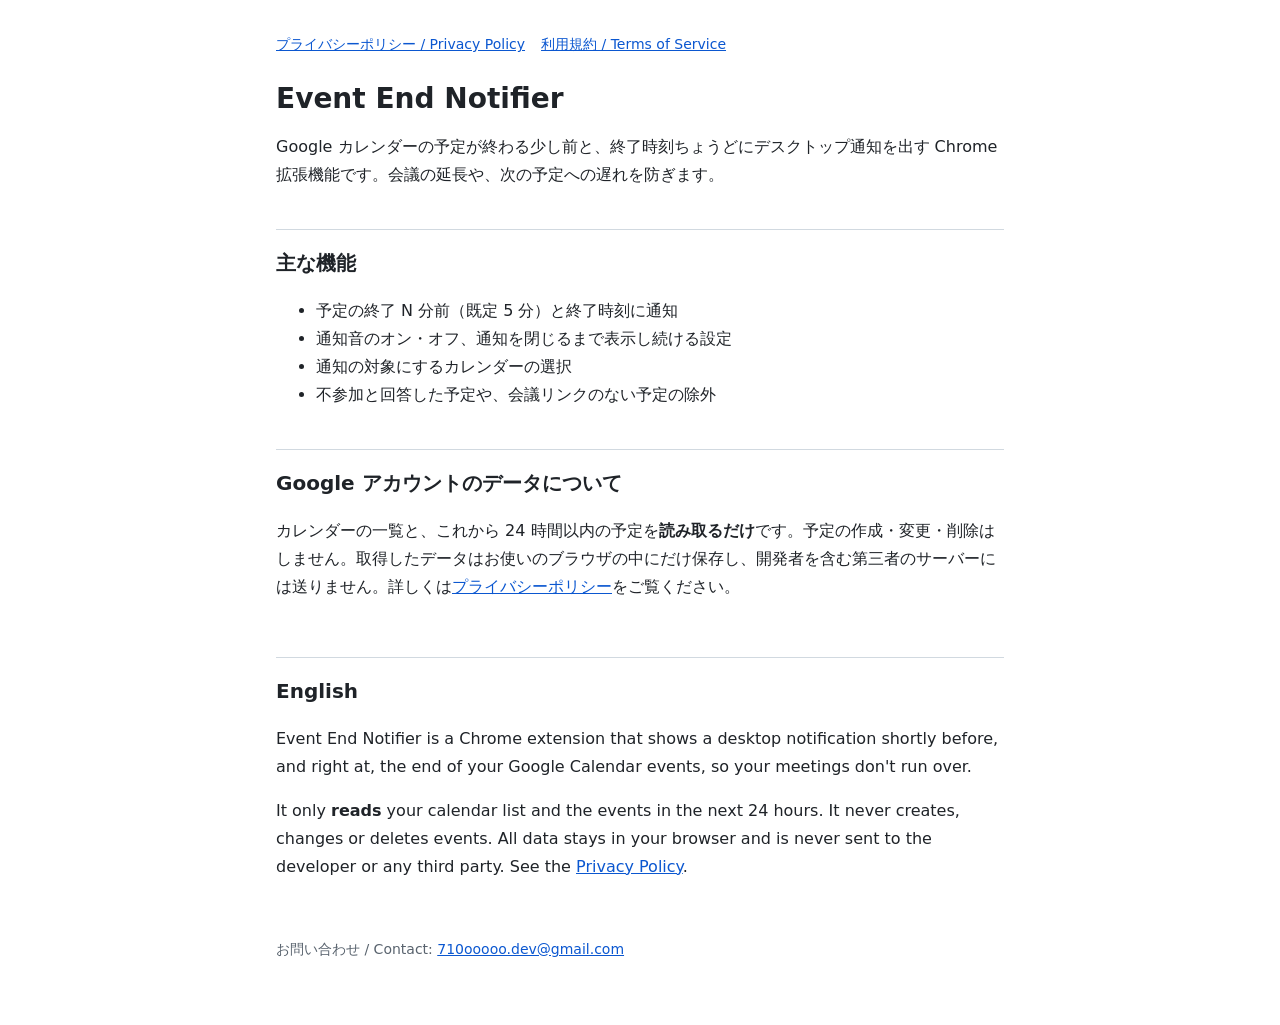
<file: docs/index.html>
<!doctype html>
<html lang="ja">
<head>
<meta charset="utf-8">
<meta name="viewport" content="width=device-width, initial-scale=1">
<title>Event End Notifier</title>
<link rel="stylesheet" href="style.css">
</head>
<body>
<main>
<nav><a href="privacy.html">プライバシーポリシー / Privacy Policy</a><a href="terms.html">利用規約 / Terms of Service</a></nav>

<h1>Event End Notifier</h1>
<p>Google カレンダーの予定が終わる少し前と、終了時刻ちょうどにデスクトップ通知を出す Chrome 拡張機能です。会議の延長や、次の予定への遅れを防ぎます。</p>

<h2>主な機能</h2>
<ul>
  <li>予定の終了 N 分前（既定 5 分）と終了時刻に通知</li>
  <li>通知音のオン・オフ、通知を閉じるまで表示し続ける設定</li>
  <li>通知の対象にするカレンダーの選択</li>
  <li>不参加と回答した予定や、会議リンクのない予定の除外</li>
</ul>

<h2>Google アカウントのデータについて</h2>
<p>カレンダーの一覧と、これから 24 時間以内の予定を<strong>読み取るだけ</strong>です。予定の作成・変更・削除はしません。取得したデータはお使いのブラウザの中にだけ保存し、開発者を含む第三者のサーバーには送りません。詳しくは<a href="privacy.html">プライバシーポリシー</a>をご覧ください。</p>

<section class="lang" lang="en">
<h2>English</h2>
<p>Event End Notifier is a Chrome extension that shows a desktop notification shortly before, and right at, the end of your Google Calendar events, so your meetings don't run over.</p>
<p>It only <strong>reads</strong> your calendar list and the events in the next 24 hours. It never creates, changes or deletes events. All data stays in your browser and is never sent to the developer or any third party. See the <a href="privacy.html">Privacy Policy</a>.</p>
</section>

<footer>お問い合わせ / Contact: <a href="mailto:710ooooo.dev@gmail.com">710ooooo.dev@gmail.com</a></footer>
</main>
</body>
</html>
</file>
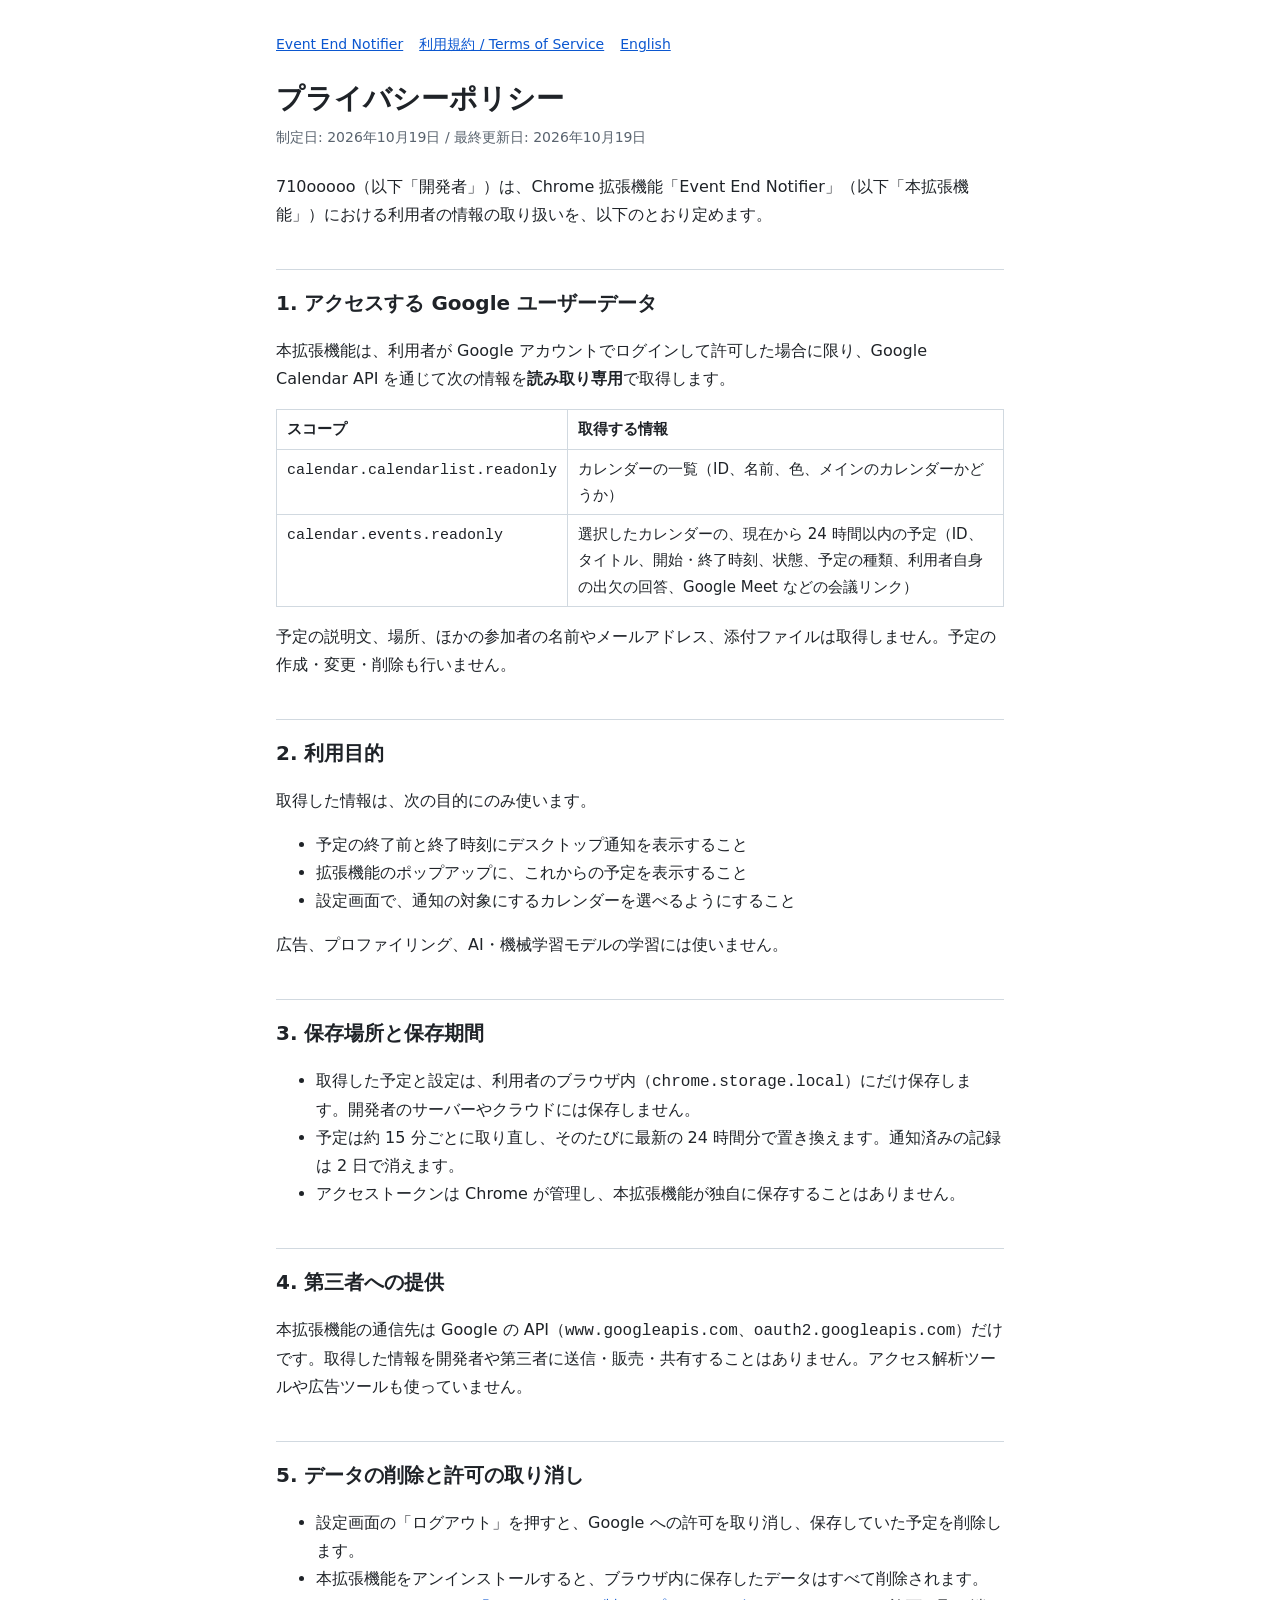
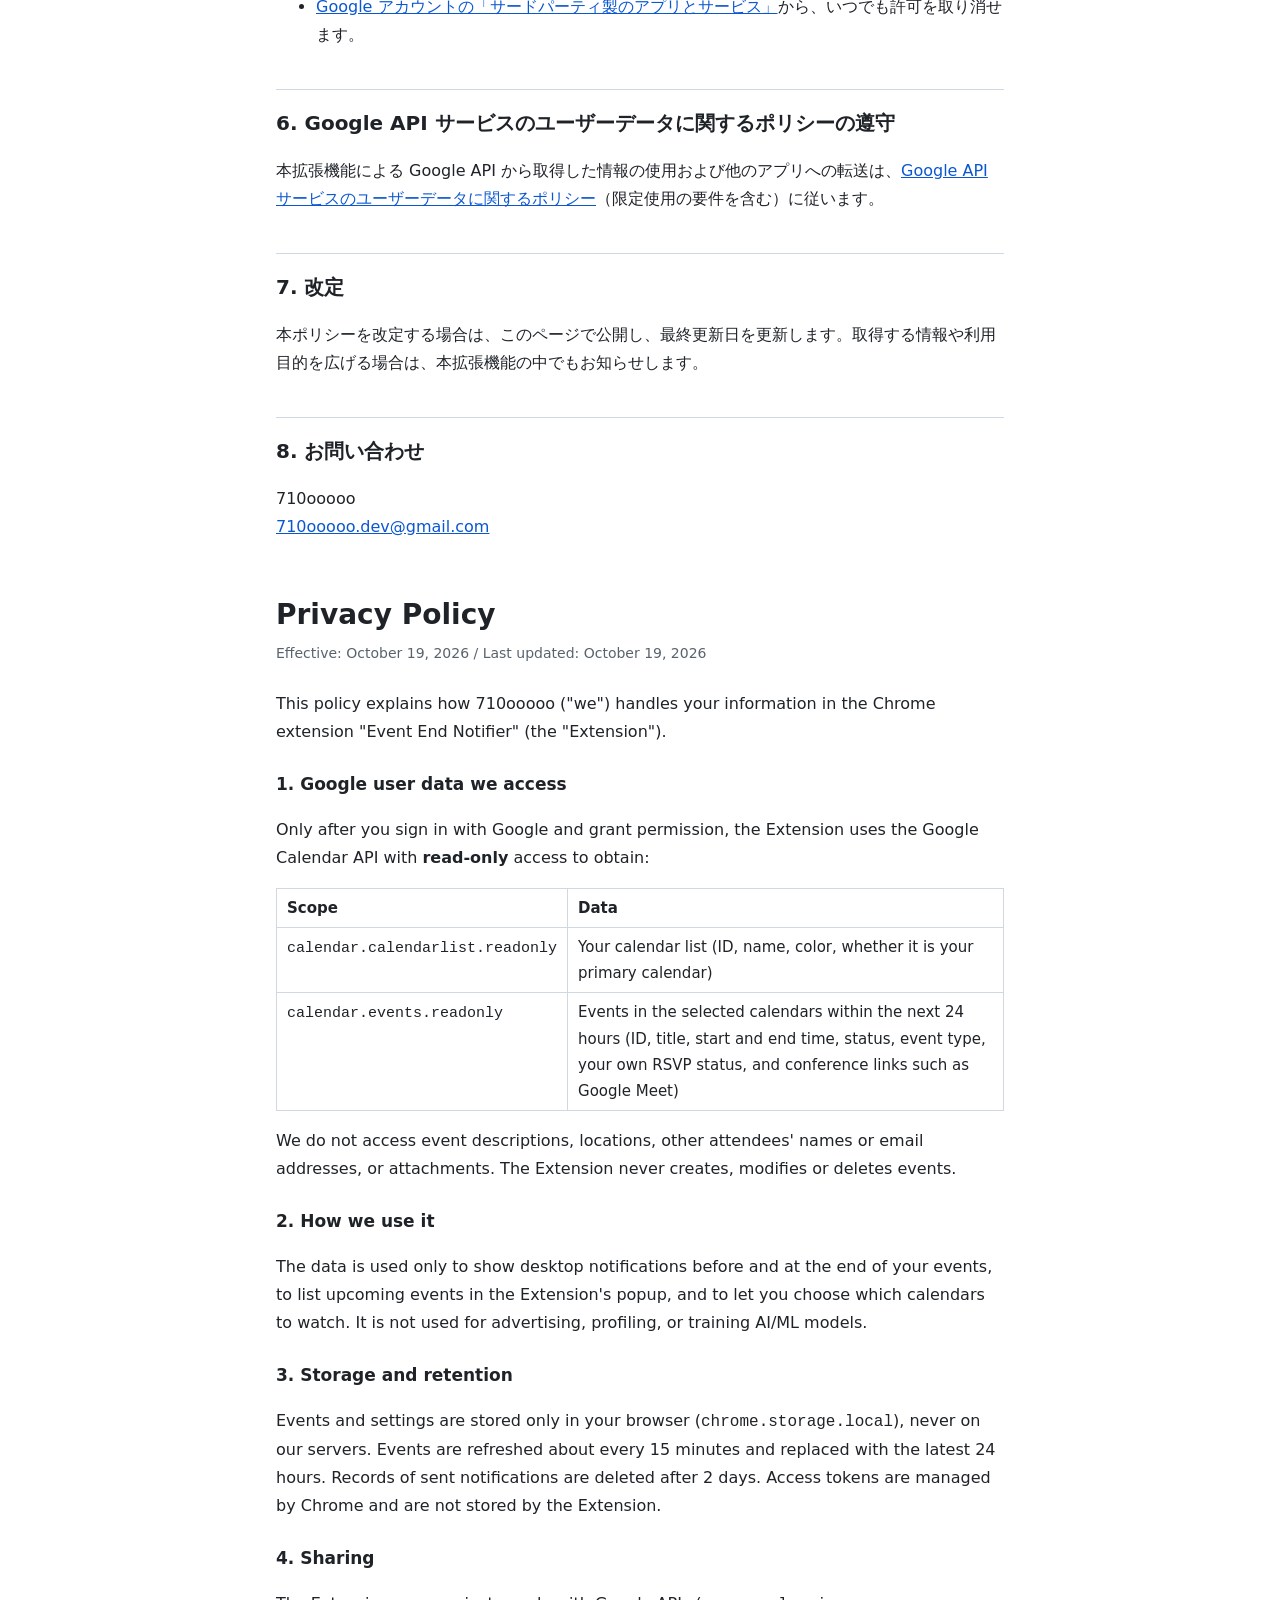
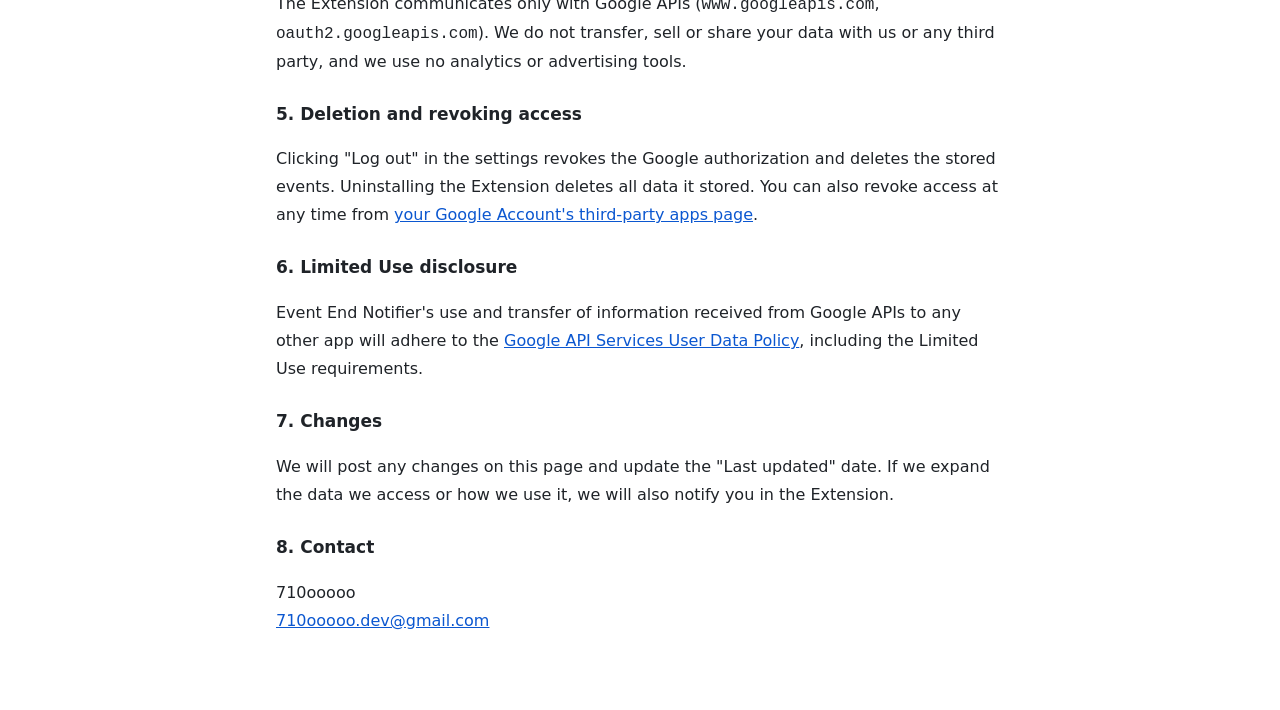
<file: docs/privacy.html>
<!doctype html>
<html lang="ja">
<head>
<meta charset="utf-8">
<meta name="viewport" content="width=device-width, initial-scale=1">
<title>Privacy Policy | Event End Notifier</title>
<link rel="stylesheet" href="style.css">
</head>
<body>
<main>
<nav><a href="./">Event End Notifier</a><a href="terms.html">利用規約 / Terms of Service</a><a href="#en">English</a></nav>

<h1>プライバシーポリシー</h1>
<p class="meta">制定日: 2026年10月19日 / 最終更新日: 2026年10月19日</p>

<p>710ooooo（以下「開発者」）は、Chrome 拡張機能「Event End Notifier」（以下「本拡張機能」）における利用者の情報の取り扱いを、以下のとおり定めます。</p>

<h2>1. アクセスする Google ユーザーデータ</h2>
<p>本拡張機能は、利用者が Google アカウントでログインして許可した場合に限り、Google Calendar API を通じて次の情報を<strong>読み取り専用</strong>で取得します。</p>
<table>
  <tr><th>スコープ</th><th>取得する情報</th></tr>
  <tr><td><code>calendar.calendarlist.readonly</code></td><td>カレンダーの一覧（ID、名前、色、メインのカレンダーかどうか）</td></tr>
  <tr><td><code>calendar.events.readonly</code></td><td>選択したカレンダーの、現在から 24 時間以内の予定（ID、タイトル、開始・終了時刻、状態、予定の種類、利用者自身の出欠の回答、Google Meet などの会議リンク）</td></tr>
</table>
<p>予定の説明文、場所、ほかの参加者の名前やメールアドレス、添付ファイルは取得しません。予定の作成・変更・削除も行いません。</p>

<h2>2. 利用目的</h2>
<p>取得した情報は、次の目的にのみ使います。</p>
<ul>
  <li>予定の終了前と終了時刻にデスクトップ通知を表示すること</li>
  <li>拡張機能のポップアップに、これからの予定を表示すること</li>
  <li>設定画面で、通知の対象にするカレンダーを選べるようにすること</li>
</ul>
<p>広告、プロファイリング、AI・機械学習モデルの学習には使いません。</p>

<h2>3. 保存場所と保存期間</h2>
<ul>
  <li>取得した予定と設定は、利用者のブラウザ内（<code>chrome.storage.local</code>）にだけ保存します。開発者のサーバーやクラウドには保存しません。</li>
  <li>予定は約 15 分ごとに取り直し、そのたびに最新の 24 時間分で置き換えます。通知済みの記録は 2 日で消えます。</li>
  <li>アクセストークンは Chrome が管理し、本拡張機能が独自に保存することはありません。</li>
</ul>

<h2>4. 第三者への提供</h2>
<p>本拡張機能の通信先は Google の API（<code>www.googleapis.com</code>、<code>oauth2.googleapis.com</code>）だけです。取得した情報を開発者や第三者に送信・販売・共有することはありません。アクセス解析ツールや広告ツールも使っていません。</p>

<h2>5. データの削除と許可の取り消し</h2>
<ul>
  <li>設定画面の「ログアウト」を押すと、Google への許可を取り消し、保存していた予定を削除します。</li>
  <li>本拡張機能をアンインストールすると、ブラウザ内に保存したデータはすべて削除されます。</li>
  <li><a href="https://myaccount.google.com/permissions">Google アカウントの「サードパーティ製のアプリとサービス」</a>から、いつでも許可を取り消せます。</li>
</ul>

<h2>6. Google API サービスのユーザーデータに関するポリシーの遵守</h2>
<p>本拡張機能による Google API から取得した情報の使用および他のアプリへの転送は、<a href="https://developers.google.com/terms/api-services-user-data-policy">Google API サービスのユーザーデータに関するポリシー</a>（限定使用の要件を含む）に従います。</p>

<h2>7. 改定</h2>
<p>本ポリシーを改定する場合は、このページで公開し、最終更新日を更新します。取得する情報や利用目的を広げる場合は、本拡張機能の中でもお知らせします。</p>

<h2>8. お問い合わせ</h2>
<p>710ooooo<br><a href="mailto:710ooooo.dev@gmail.com">710ooooo.dev@gmail.com</a></p>

<section class="lang" id="en" lang="en">
<h1>Privacy Policy</h1>
<p class="meta">Effective: October 19, 2026 / Last updated: October 19, 2026</p>

<p>This policy explains how 710ooooo ("we") handles your information in the Chrome extension "Event End Notifier" (the "Extension").</p>

<h3>1. Google user data we access</h3>
<p>Only after you sign in with Google and grant permission, the Extension uses the Google Calendar API with <strong>read-only</strong> access to obtain:</p>
<table>
  <tr><th>Scope</th><th>Data</th></tr>
  <tr><td><code>calendar.calendarlist.readonly</code></td><td>Your calendar list (ID, name, color, whether it is your primary calendar)</td></tr>
  <tr><td><code>calendar.events.readonly</code></td><td>Events in the selected calendars within the next 24 hours (ID, title, start and end time, status, event type, your own RSVP status, and conference links such as Google Meet)</td></tr>
</table>
<p>We do not access event descriptions, locations, other attendees' names or email addresses, or attachments. The Extension never creates, modifies or deletes events.</p>

<h3>2. How we use it</h3>
<p>The data is used only to show desktop notifications before and at the end of your events, to list upcoming events in the Extension's popup, and to let you choose which calendars to watch. It is not used for advertising, profiling, or training AI/ML models.</p>

<h3>3. Storage and retention</h3>
<p>Events and settings are stored only in your browser (<code>chrome.storage.local</code>), never on our servers. Events are refreshed about every 15 minutes and replaced with the latest 24 hours. Records of sent notifications are deleted after 2 days. Access tokens are managed by Chrome and are not stored by the Extension.</p>

<h3>4. Sharing</h3>
<p>The Extension communicates only with Google APIs (<code>www.googleapis.com</code>, <code>oauth2.googleapis.com</code>). We do not transfer, sell or share your data with us or any third party, and we use no analytics or advertising tools.</p>

<h3>5. Deletion and revoking access</h3>
<p>Clicking "Log out" in the settings revokes the Google authorization and deletes the stored events. Uninstalling the Extension deletes all data it stored. You can also revoke access at any time from <a href="https://myaccount.google.com/permissions">your Google Account's third-party apps page</a>.</p>

<h3>6. Limited Use disclosure</h3>
<p>Event End Notifier's use and transfer of information received from Google APIs to any other app will adhere to the <a href="https://developers.google.com/terms/api-services-user-data-policy">Google API Services User Data Policy</a>, including the Limited Use requirements.</p>

<h3>7. Changes</h3>
<p>We will post any changes on this page and update the "Last updated" date. If we expand the data we access or how we use it, we will also notify you in the Extension.</p>

<h3>8. Contact</h3>
<p>710ooooo<br><a href="mailto:710ooooo.dev@gmail.com">710ooooo.dev@gmail.com</a></p>
</section>
</main>
</body>
</html>
</file>
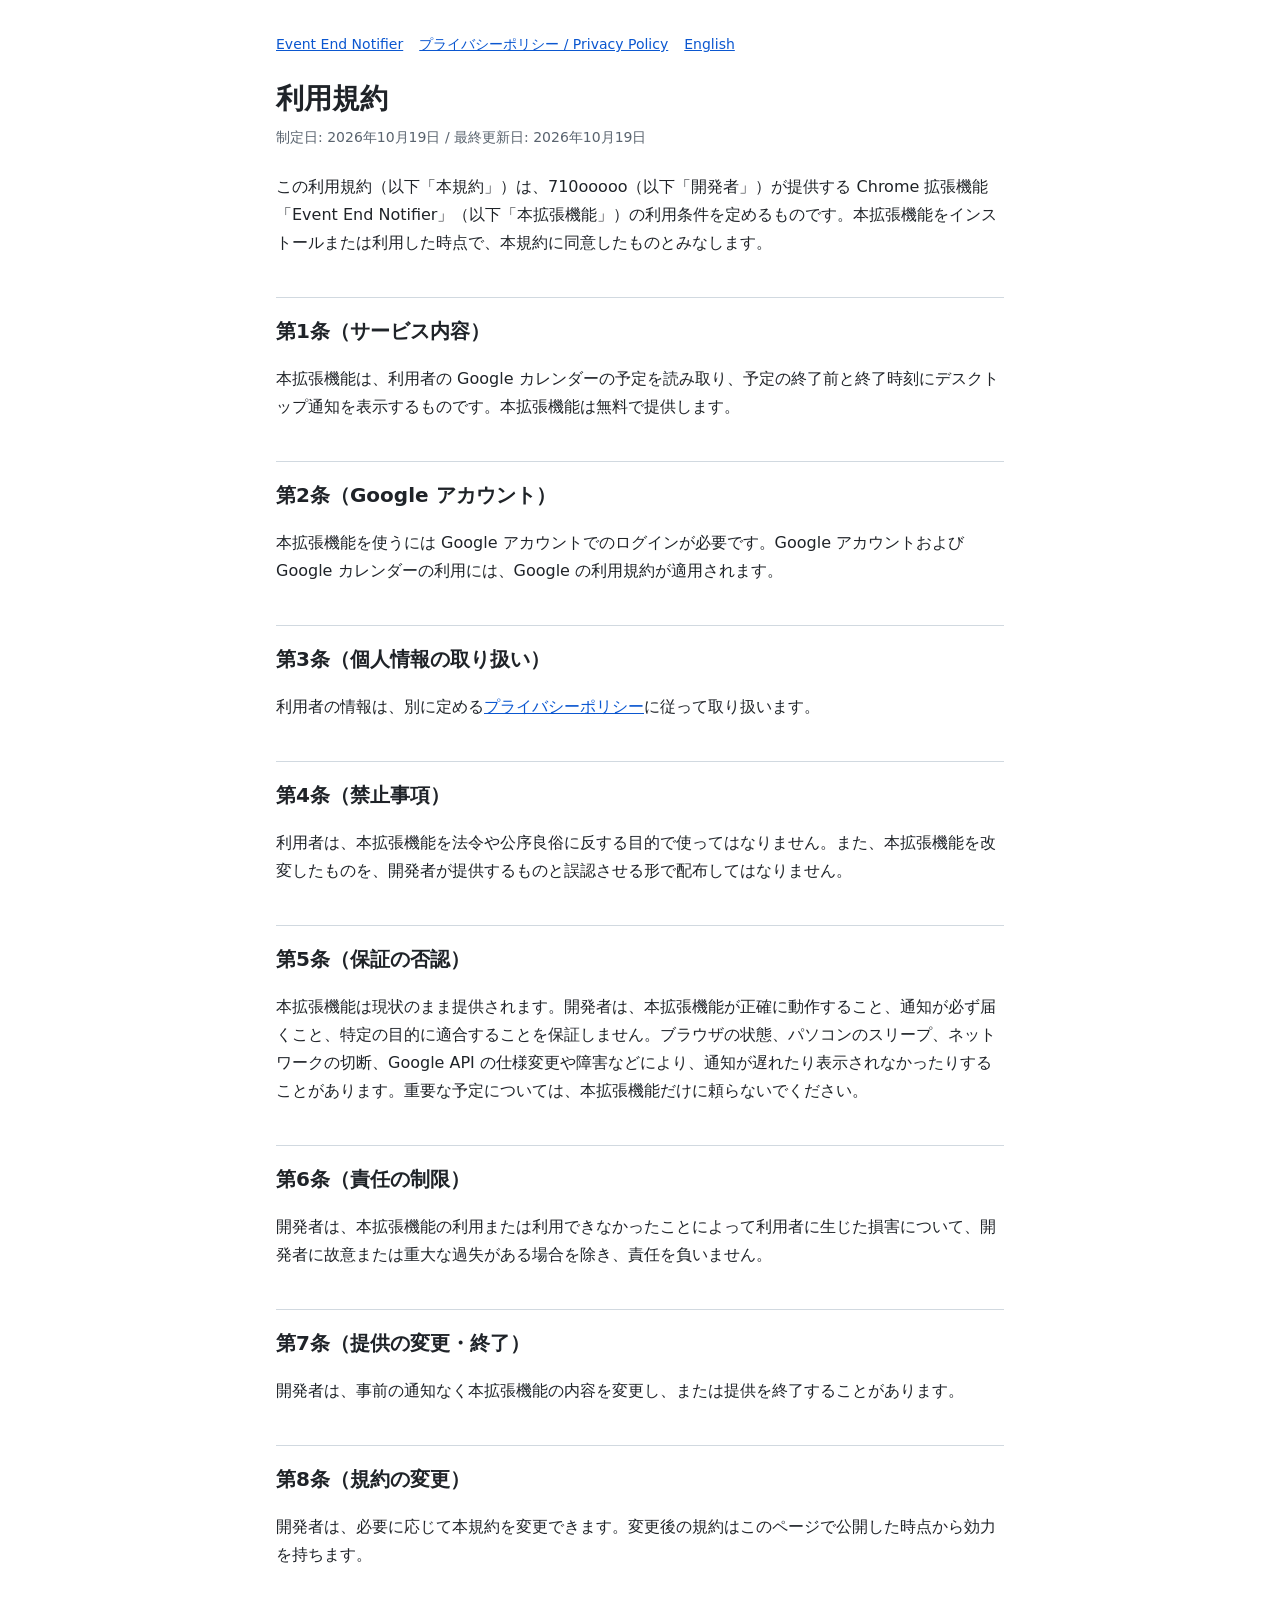
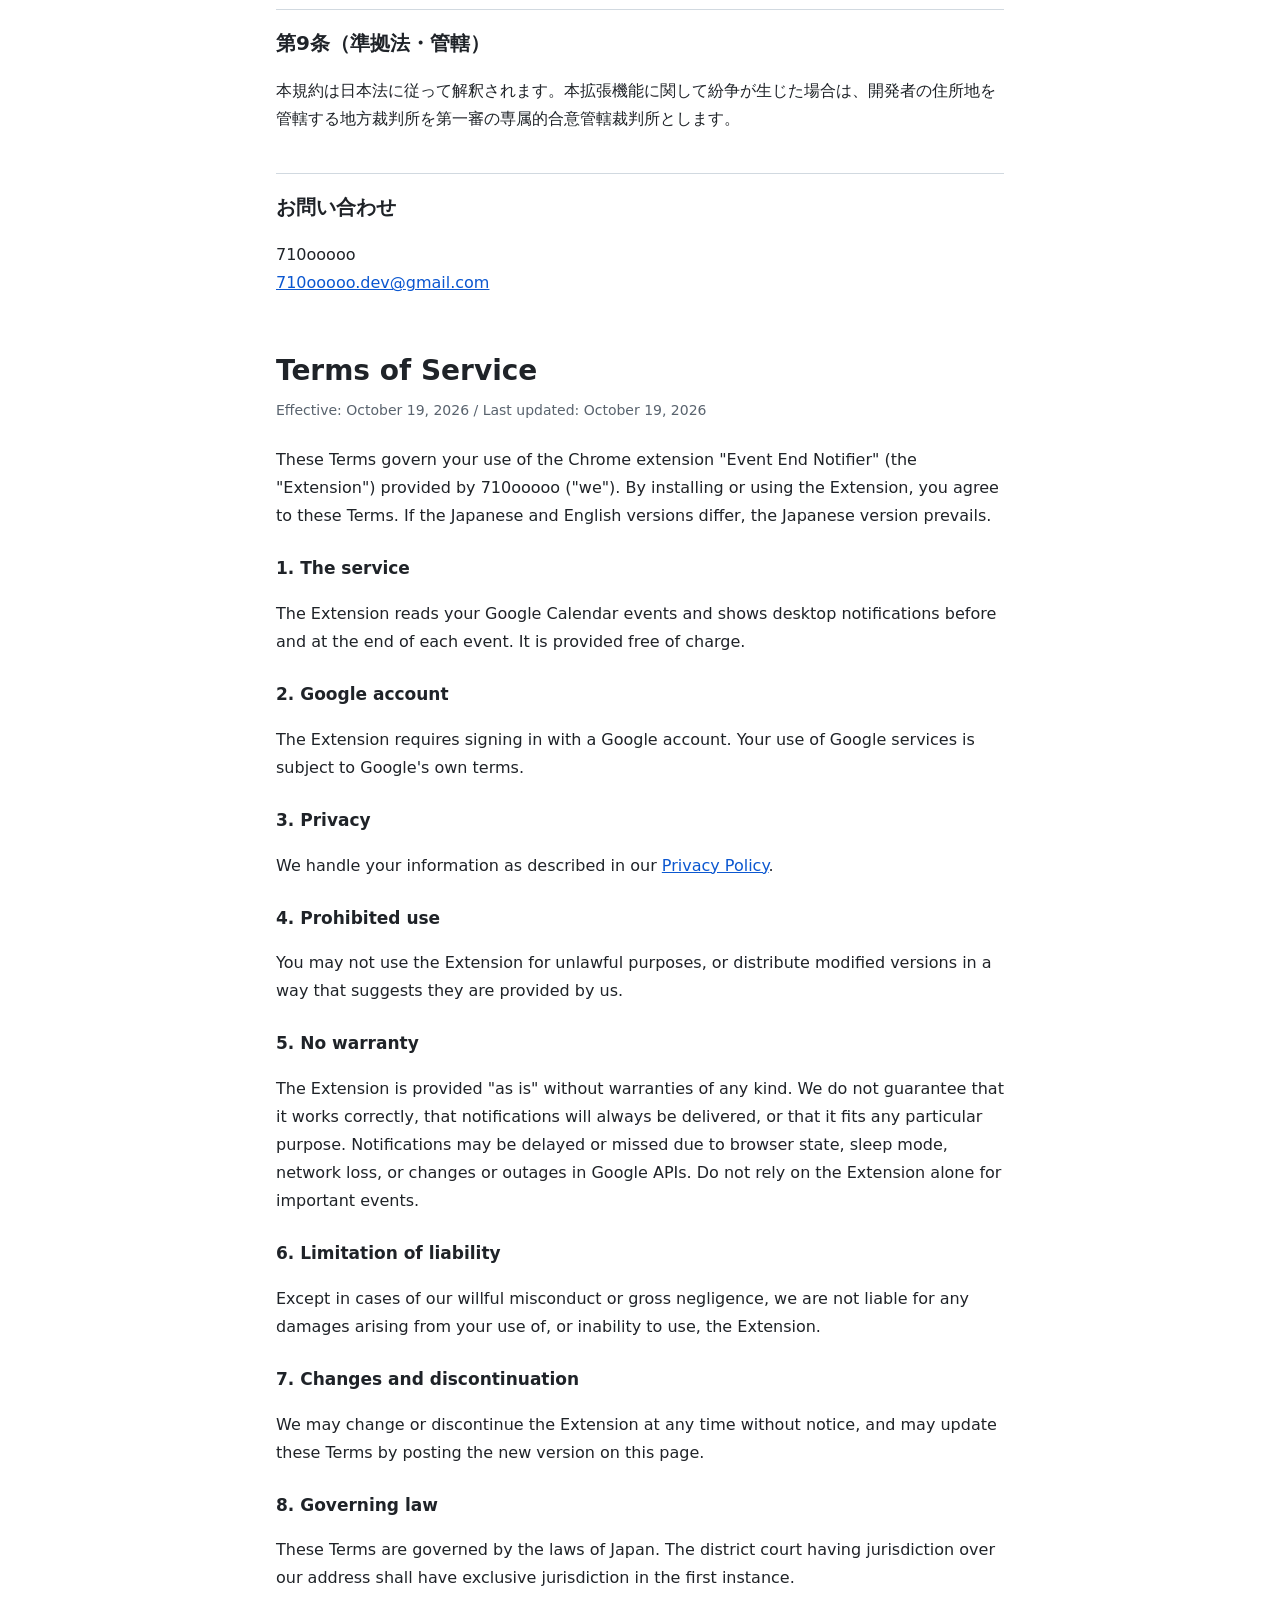
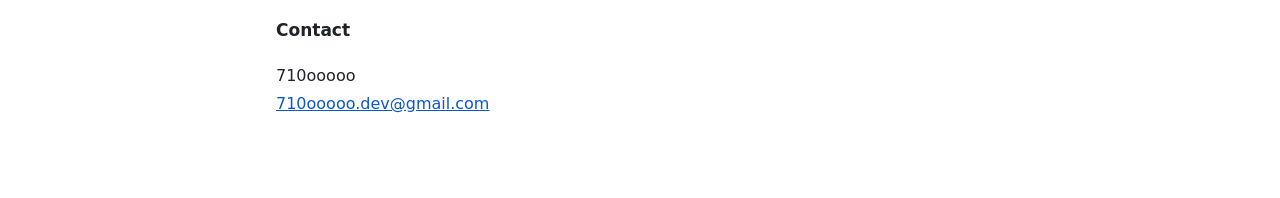
<file: docs/terms.html>
<!doctype html>
<html lang="ja">
<head>
<meta charset="utf-8">
<meta name="viewport" content="width=device-width, initial-scale=1">
<title>Terms of Service | Event End Notifier</title>
<link rel="stylesheet" href="style.css">
</head>
<body>
<main>
<nav><a href="./">Event End Notifier</a><a href="privacy.html">プライバシーポリシー / Privacy Policy</a><a href="#en">English</a></nav>

<h1>利用規約</h1>
<p class="meta">制定日: 2026年10月19日 / 最終更新日: 2026年10月19日</p>

<p>この利用規約（以下「本規約」）は、710ooooo（以下「開発者」）が提供する Chrome 拡張機能「Event End Notifier」（以下「本拡張機能」）の利用条件を定めるものです。本拡張機能をインストールまたは利用した時点で、本規約に同意したものとみなします。</p>

<h2>第1条（サービス内容）</h2>
<p>本拡張機能は、利用者の Google カレンダーの予定を読み取り、予定の終了前と終了時刻にデスクトップ通知を表示するものです。本拡張機能は無料で提供します。</p>

<h2>第2条（Google アカウント）</h2>
<p>本拡張機能を使うには Google アカウントでのログインが必要です。Google アカウントおよび Google カレンダーの利用には、Google の利用規約が適用されます。</p>

<h2>第3条（個人情報の取り扱い）</h2>
<p>利用者の情報は、別に定める<a href="privacy.html">プライバシーポリシー</a>に従って取り扱います。</p>

<h2>第4条（禁止事項）</h2>
<p>利用者は、本拡張機能を法令や公序良俗に反する目的で使ってはなりません。また、本拡張機能を改変したものを、開発者が提供するものと誤認させる形で配布してはなりません。</p>

<h2>第5条（保証の否認）</h2>
<p>本拡張機能は現状のまま提供されます。開発者は、本拡張機能が正確に動作すること、通知が必ず届くこと、特定の目的に適合することを保証しません。ブラウザの状態、パソコンのスリープ、ネットワークの切断、Google API の仕様変更や障害などにより、通知が遅れたり表示されなかったりすることがあります。重要な予定については、本拡張機能だけに頼らないでください。</p>

<h2>第6条（責任の制限）</h2>
<p>開発者は、本拡張機能の利用または利用できなかったことによって利用者に生じた損害について、開発者に故意または重大な過失がある場合を除き、責任を負いません。</p>

<h2>第7条（提供の変更・終了）</h2>
<p>開発者は、事前の通知なく本拡張機能の内容を変更し、または提供を終了することがあります。</p>

<h2>第8条（規約の変更）</h2>
<p>開発者は、必要に応じて本規約を変更できます。変更後の規約はこのページで公開した時点から効力を持ちます。</p>

<h2>第9条（準拠法・管轄）</h2>
<p>本規約は日本法に従って解釈されます。本拡張機能に関して紛争が生じた場合は、開発者の住所地を管轄する地方裁判所を第一審の専属的合意管轄裁判所とします。</p>

<h2>お問い合わせ</h2>
<p>710ooooo<br><a href="mailto:710ooooo.dev@gmail.com">710ooooo.dev@gmail.com</a></p>

<section class="lang" id="en" lang="en">
<h1>Terms of Service</h1>
<p class="meta">Effective: October 19, 2026 / Last updated: October 19, 2026</p>

<p>These Terms govern your use of the Chrome extension "Event End Notifier" (the "Extension") provided by 710ooooo ("we"). By installing or using the Extension, you agree to these Terms. If the Japanese and English versions differ, the Japanese version prevails.</p>

<h3>1. The service</h3>
<p>The Extension reads your Google Calendar events and shows desktop notifications before and at the end of each event. It is provided free of charge.</p>

<h3>2. Google account</h3>
<p>The Extension requires signing in with a Google account. Your use of Google services is subject to Google's own terms.</p>

<h3>3. Privacy</h3>
<p>We handle your information as described in our <a href="privacy.html">Privacy Policy</a>.</p>

<h3>4. Prohibited use</h3>
<p>You may not use the Extension for unlawful purposes, or distribute modified versions in a way that suggests they are provided by us.</p>

<h3>5. No warranty</h3>
<p>The Extension is provided "as is" without warranties of any kind. We do not guarantee that it works correctly, that notifications will always be delivered, or that it fits any particular purpose. Notifications may be delayed or missed due to browser state, sleep mode, network loss, or changes or outages in Google APIs. Do not rely on the Extension alone for important events.</p>

<h3>6. Limitation of liability</h3>
<p>Except in cases of our willful misconduct or gross negligence, we are not liable for any damages arising from your use of, or inability to use, the Extension.</p>

<h3>7. Changes and discontinuation</h3>
<p>We may change or discontinue the Extension at any time without notice, and may update these Terms by posting the new version on this page.</p>

<h3>8. Governing law</h3>
<p>These Terms are governed by the laws of Japan. The district court having jurisdiction over our address shall have exclusive jurisdiction in the first instance.</p>

<h3>Contact</h3>
<p>710ooooo<br><a href="mailto:710ooooo.dev@gmail.com">710ooooo.dev@gmail.com</a></p>
</section>
</main>
</body>
</html>
</file>
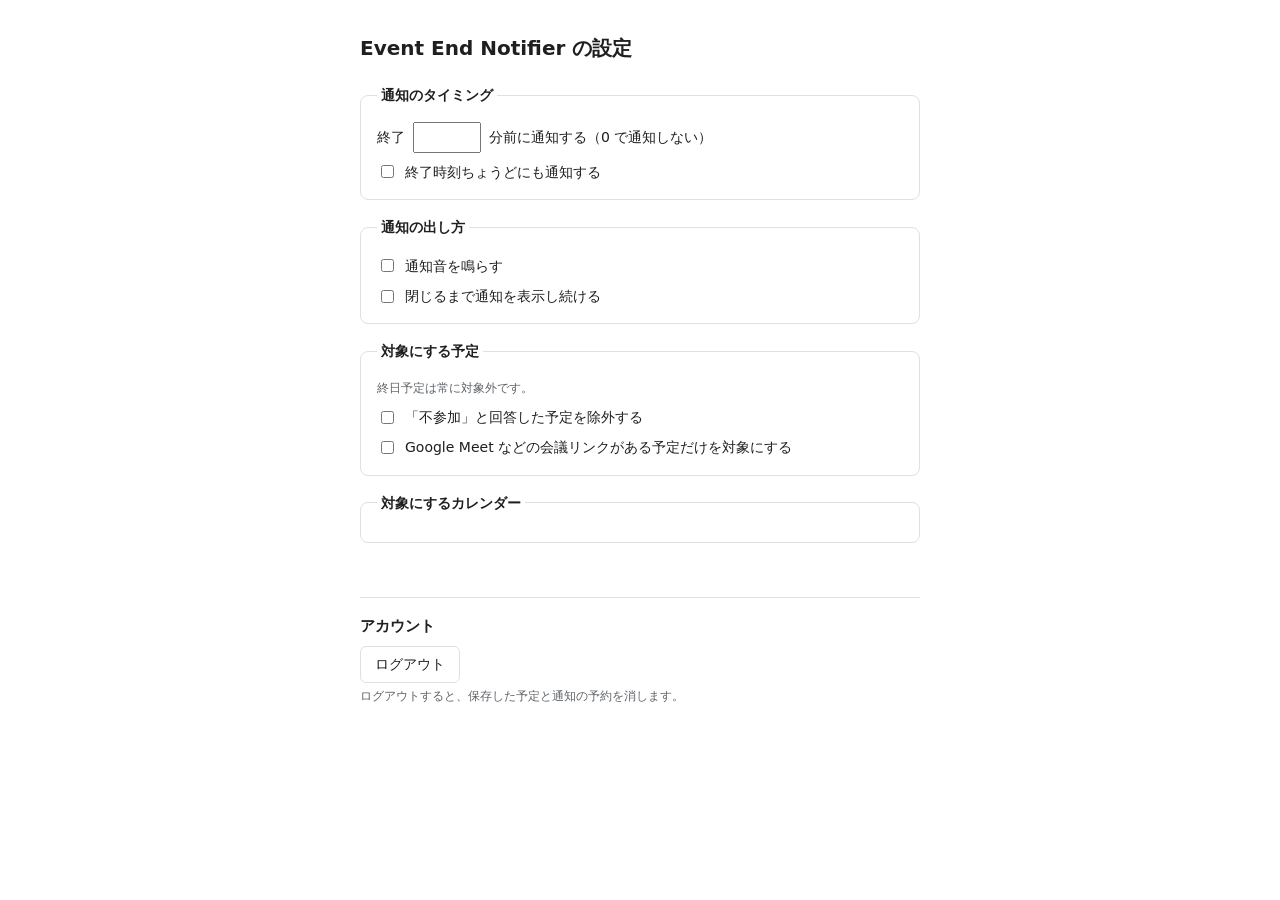
<file: src/options/options.html>
<!doctype html>
<html lang="ja">
  <head>
    <meta charset="utf-8" />
    <meta name="viewport" content="width=device-width, initial-scale=1" />
    <title>Event End Notifier の設定</title>
    <link rel="stylesheet" href="options.css" />
  </head>
  <body>
    <main>
      <h1>Event End Notifier の設定</h1>

      <form id="form">
        <fieldset>
          <legend>通知のタイミング</legend>
          <label class="row">
            終了
            <input type="number" name="preMinutes" min="0" max="60" step="1" required />
            分前に通知する（0 で通知しない）
          </label>
          <label class="row">
            <input type="checkbox" name="notifyAtEnd" />
            終了時刻ちょうどにも通知する
          </label>
        </fieldset>

        <fieldset>
          <legend>通知の出し方</legend>
          <label class="row">
            <input type="checkbox" name="sound" />
            通知音を鳴らす
          </label>
          <label class="row">
            <input type="checkbox" name="requireInteraction" />
            閉じるまで通知を表示し続ける
          </label>
        </fieldset>

        <fieldset>
          <legend>対象にする予定</legend>
          <p class="note">終日予定は常に対象外です。</p>
          <label class="row">
            <input type="checkbox" name="excludeDeclined" />
            「不参加」と回答した予定を除外する
          </label>
          <label class="row">
            <input type="checkbox" name="onlyWithMeetLink" />
            Google Meet などの会議リンクがある予定だけを対象にする
          </label>
        </fieldset>

        <fieldset>
          <legend>対象にするカレンダー</legend>
          <div id="calendars"></div>
          <p id="calendars-status" class="note"></p>
        </fieldset>
      </form>

      <p id="saved" class="saved" aria-live="polite"></p>

      <section class="account">
        <h2>アカウント</h2>
        <button id="logout">ログアウト</button>
        <p class="note">ログアウトすると、保存した予定と通知の予約を消します。</p>
      </section>
    </main>

    <script src="options.js" type="module"></script>
  </body>
</html>
</file>
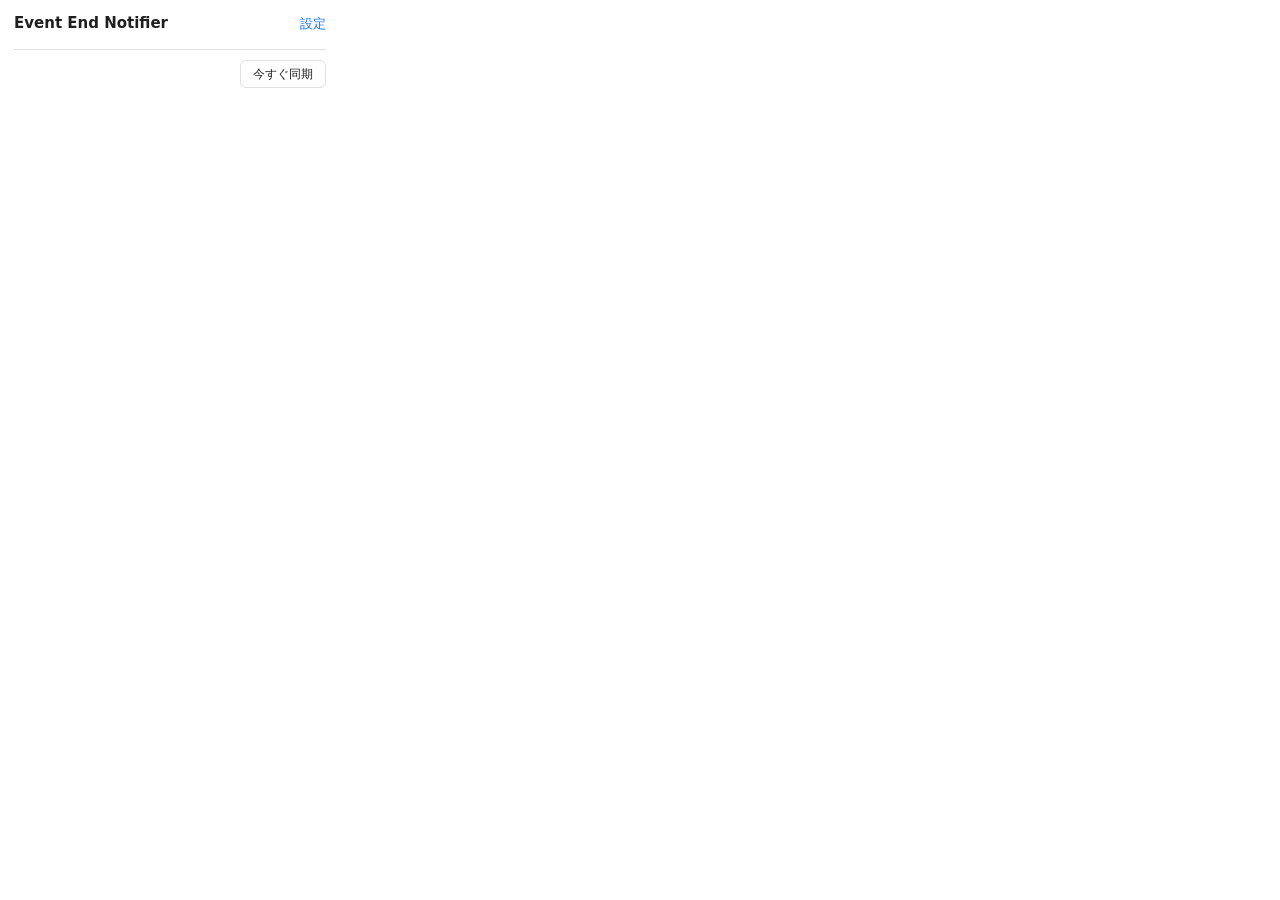
<file: src/popup/popup.html>
<!doctype html>
<html lang="ja">
  <head>
    <meta charset="utf-8" />
    <title>Event End Notifier</title>
    <link rel="stylesheet" href="popup.css" />
  </head>
  <body>
    <header>
      <h1>Event End Notifier</h1>
      <a id="open-options" href="#" title="設定">設定</a>
    </header>

    <section id="login" hidden>
      <p>Googleカレンダーの予定を読むには、ログインが必要です。</p>
      <button id="login-button" class="primary">Googleでログイン</button>
      <p id="login-error" class="error" hidden></p>
    </section>

    <main id="main" hidden>
      <section>
        <h2>進行中の会議</h2>
        <ul id="ongoing" class="events"></ul>
        <p id="ongoing-empty" class="empty" hidden>進行中の会議はありません</p>
      </section>

      <section>
        <h2>この後の予定</h2>
        <ul id="upcoming" class="events"></ul>
        <p id="upcoming-empty" class="empty" hidden>この後の予定はありません</p>
      </section>
    </main>

    <footer>
      <p id="error" class="error" hidden></p>
      <div class="sync-row">
        <span id="last-sync"></span>
        <button id="sync-button">今すぐ同期</button>
      </div>
    </footer>

    <script src="popup.js" type="module"></script>
  </body>
</html>
</file>
<file: docs/style.css>
:root {
  --bg: #ffffff;
  --fg: #1f2328;
  --muted: #59636e;
  --line: #d1d9e0;
  --accent: #0b57d0;
  color-scheme: light dark;
}
@media (prefers-color-scheme: dark) {
  :root {
    --bg: #0d1117;
    --fg: #e6edf3;
    --muted: #9198a1;
    --line: #3d444d;
    --accent: #7cacf8;
  }
}
* { box-sizing: border-box; }
body {
  margin: 0;
  background: var(--bg);
  color: var(--fg);
  font: 16px/1.75 system-ui, -apple-system, "Segoe UI", "Hiragino Sans", "Noto Sans JP", sans-serif;
}
main { max-width: 760px; margin: 0 auto; padding: 32px 16px 64px; }
nav { display: flex; gap: 16px; flex-wrap: wrap; font-size: 14px; margin-bottom: 24px; }
a { color: var(--accent); }
h1 { font-size: 28px; line-height: 1.3; margin: 0 0 8px; }
h2 { font-size: 20px; margin: 40px 0 8px; padding-top: 16px; border-top: 1px solid var(--line); }
h3 { font-size: 17px; margin: 24px 0 4px; }
.meta { color: var(--muted); font-size: 14px; margin: 0 0 24px; }
.lang { margin-top: 56px; }
table { border-collapse: collapse; width: 100%; font-size: 15px; }
th, td { border: 1px solid var(--line); padding: 6px 10px; text-align: left; vertical-align: top; }
footer { margin-top: 56px; color: var(--muted); font-size: 14px; }
</file>
<file: src/options/options.css>
:root {
  --bg: #ffffff;
  --fg: #1f1f1f;
  --muted: #5f6368;
  --border: #e0e0e0;
  --accent: #1a73e8;
  --error: #c5221f;
  color-scheme: light dark;
}

@media (prefers-color-scheme: dark) {
  :root {
    --bg: #202124;
    --fg: #e8eaed;
    --muted: #9aa0a6;
    --border: #3c4043;
    --accent: #8ab4f8;
    --error: #f28b82;
  }
}

body {
  margin: 0;
  padding: 32px 16px;
  font: 14px/1.6 system-ui, sans-serif;
  background: var(--bg);
  color: var(--fg);
}

main {
  max-width: 560px;
  margin: 0 auto;
}

h1 {
  font-size: 20px;
  margin: 0 0 20px;
}

h2 {
  font-size: 15px;
  margin: 0 0 8px;
}

fieldset {
  margin: 0 0 16px;
  padding: 12px 16px;
  border: 1px solid var(--border);
  border-radius: 8px;
}

legend {
  padding: 0 4px;
  font-weight: 600;
}

.row {
  display: flex;
  align-items: center;
  gap: 8px;
  padding: 4px 0;
}

input[type='number'] {
  width: 4em;
  font: inherit;
  padding: 2px 4px;
}

input[type='checkbox'] {
  accent-color: var(--accent);
}

.swatch {
  display: inline-block;
  width: 10px;
  height: 10px;
  border-radius: 3px;
  flex: none;
}

.note {
  margin: 4px 0;
  color: var(--muted);
  font-size: 12px;
}

.note.error {
  color: var(--error);
}

.saved {
  min-height: 1.6em;
  margin: 0 0 16px;
  color: var(--accent);
}

button {
  font: inherit;
  padding: 6px 14px;
  border: 1px solid var(--border);
  border-radius: 6px;
  background: transparent;
  color: var(--fg);
  cursor: pointer;
}

.account {
  padding-top: 16px;
  border-top: 1px solid var(--border);
}
</file>
<file: src/popup/popup.css>
:root {
  --bg: #ffffff;
  --fg: #1f1f1f;
  --muted: #5f6368;
  --border: #e0e0e0;
  --accent: #1a73e8;
  --accent-fg: #ffffff;
  --highlight: #e8f0fe;
  --error: #c5221f;
  color-scheme: light dark;
}

@media (prefers-color-scheme: dark) {
  :root {
    --bg: #202124;
    --fg: #e8eaed;
    --muted: #9aa0a6;
    --border: #3c4043;
    --accent: #8ab4f8;
    --accent-fg: #202124;
    --highlight: #293447;
    --error: #f28b82;
  }
}

* {
  box-sizing: border-box;
}

body {
  width: 340px;
  margin: 0;
  padding: 12px 14px;
  font: 13px/1.5 system-ui, sans-serif;
  background: var(--bg);
  color: var(--fg);
}

header {
  display: flex;
  align-items: center;
  justify-content: space-between;
  margin-bottom: 8px;
}

h1 {
  margin: 0;
  font-size: 15px;
}

h2 {
  margin: 12px 0 6px;
  font-size: 12px;
  font-weight: 600;
  color: var(--muted);
}

a {
  color: var(--accent);
  text-decoration: none;
}

button {
  font: inherit;
  padding: 4px 12px;
  border: 1px solid var(--border);
  border-radius: 6px;
  background: transparent;
  color: var(--fg);
  cursor: pointer;
}

button:disabled {
  opacity: 0.6;
  cursor: default;
}

button.primary {
  width: 100%;
  padding: 8px;
  border: none;
  background: var(--accent);
  color: var(--accent-fg);
  font-weight: 600;
}

.events {
  list-style: none;
  margin: 0;
  padding: 0;
}

.events li {
  display: flex;
  gap: 10px;
  padding: 6px 8px;
  border-radius: 6px;
}

.events li + li {
  margin-top: 2px;
}

.events .time {
  flex: none;
  color: var(--muted);
  font-variant-numeric: tabular-nums;
}

.events .title {
  flex: 1;
  min-width: 0;
  overflow: hidden;
  text-overflow: ellipsis;
  white-space: nowrap;
}

#ongoing li {
  flex-direction: column;
  gap: 0;
  background: var(--highlight);
}

#ongoing li:first-child .remaining {
  font-size: 18px;
}

.remaining {
  font-weight: 600;
  font-variant-numeric: tabular-nums;
}

.empty {
  margin: 0;
  color: var(--muted);
}

footer {
  margin-top: 14px;
  padding-top: 10px;
  border-top: 1px solid var(--border);
}

.sync-row {
  display: flex;
  align-items: center;
  justify-content: space-between;
  color: var(--muted);
  font-size: 12px;
}

.error {
  margin: 0 0 8px;
  color: var(--error);
  font-size: 12px;
}

#login-error {
  margin-top: 8px;
}
</file>
